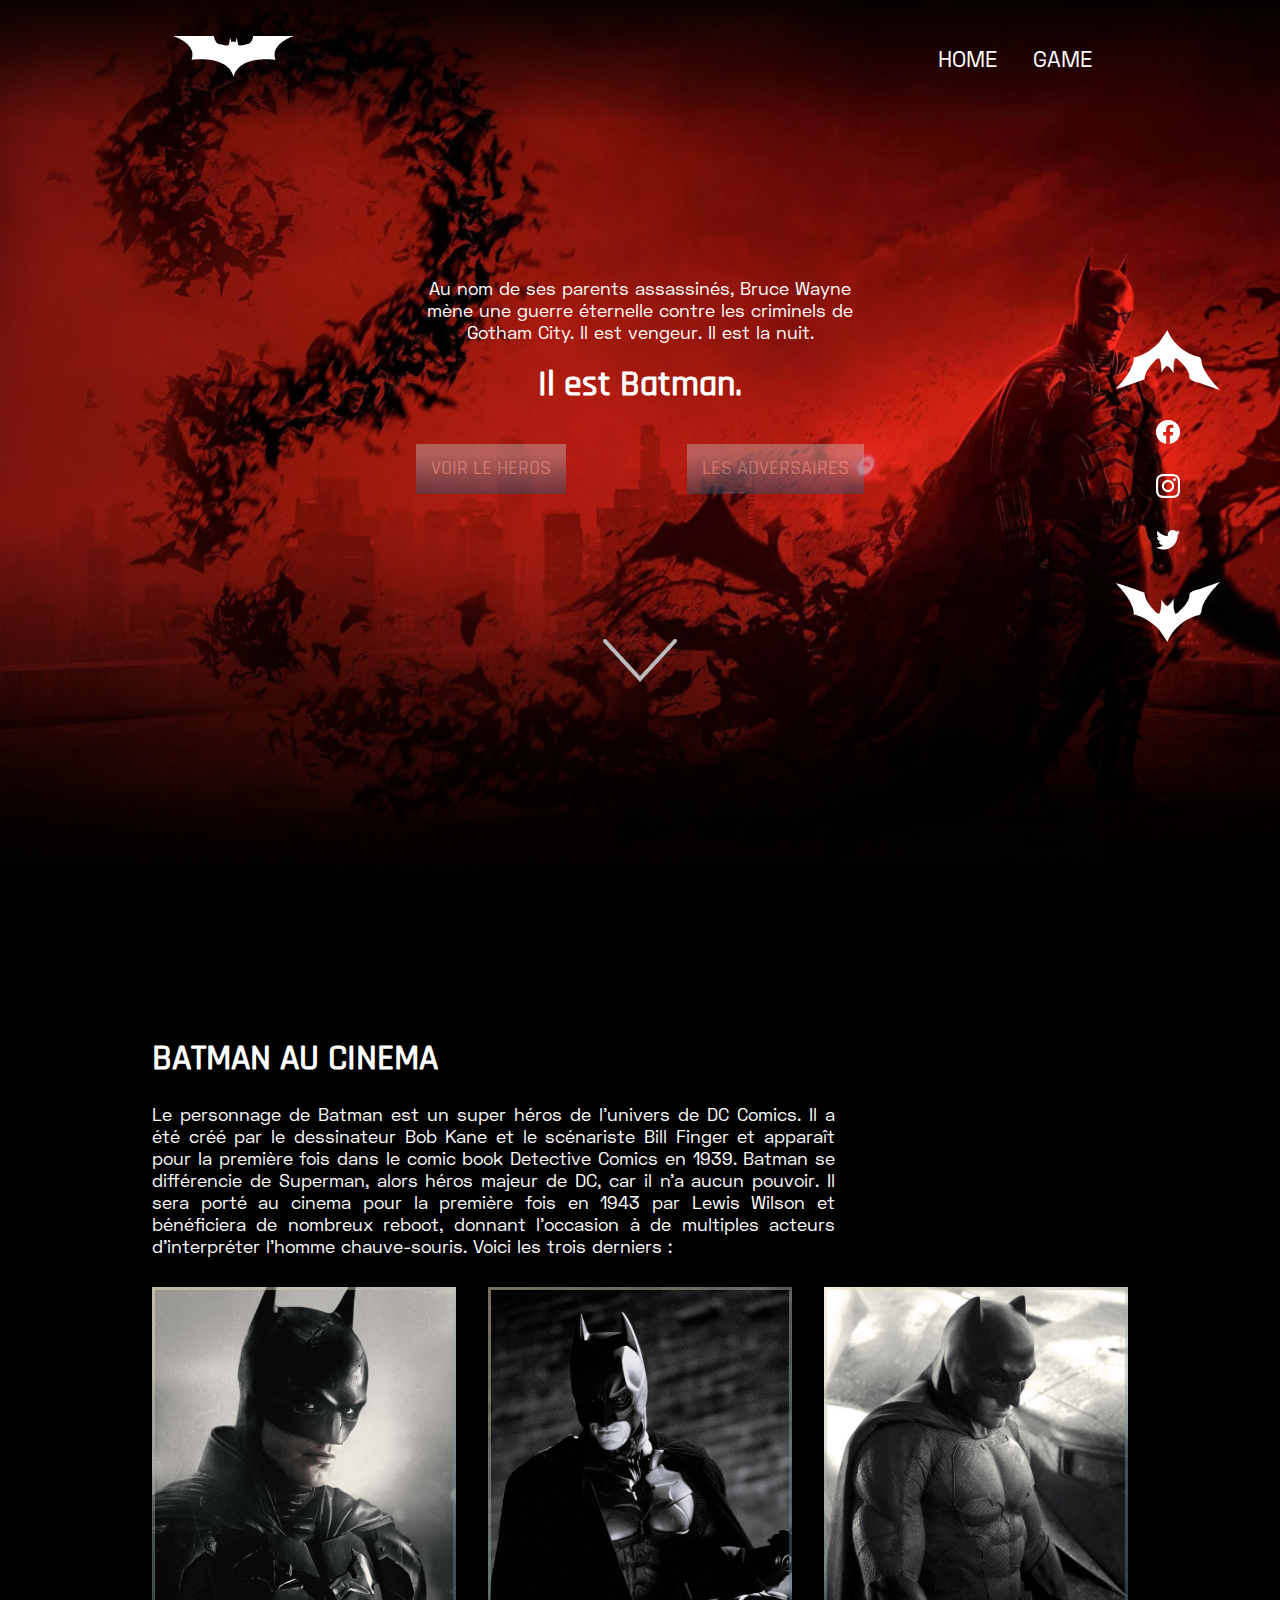
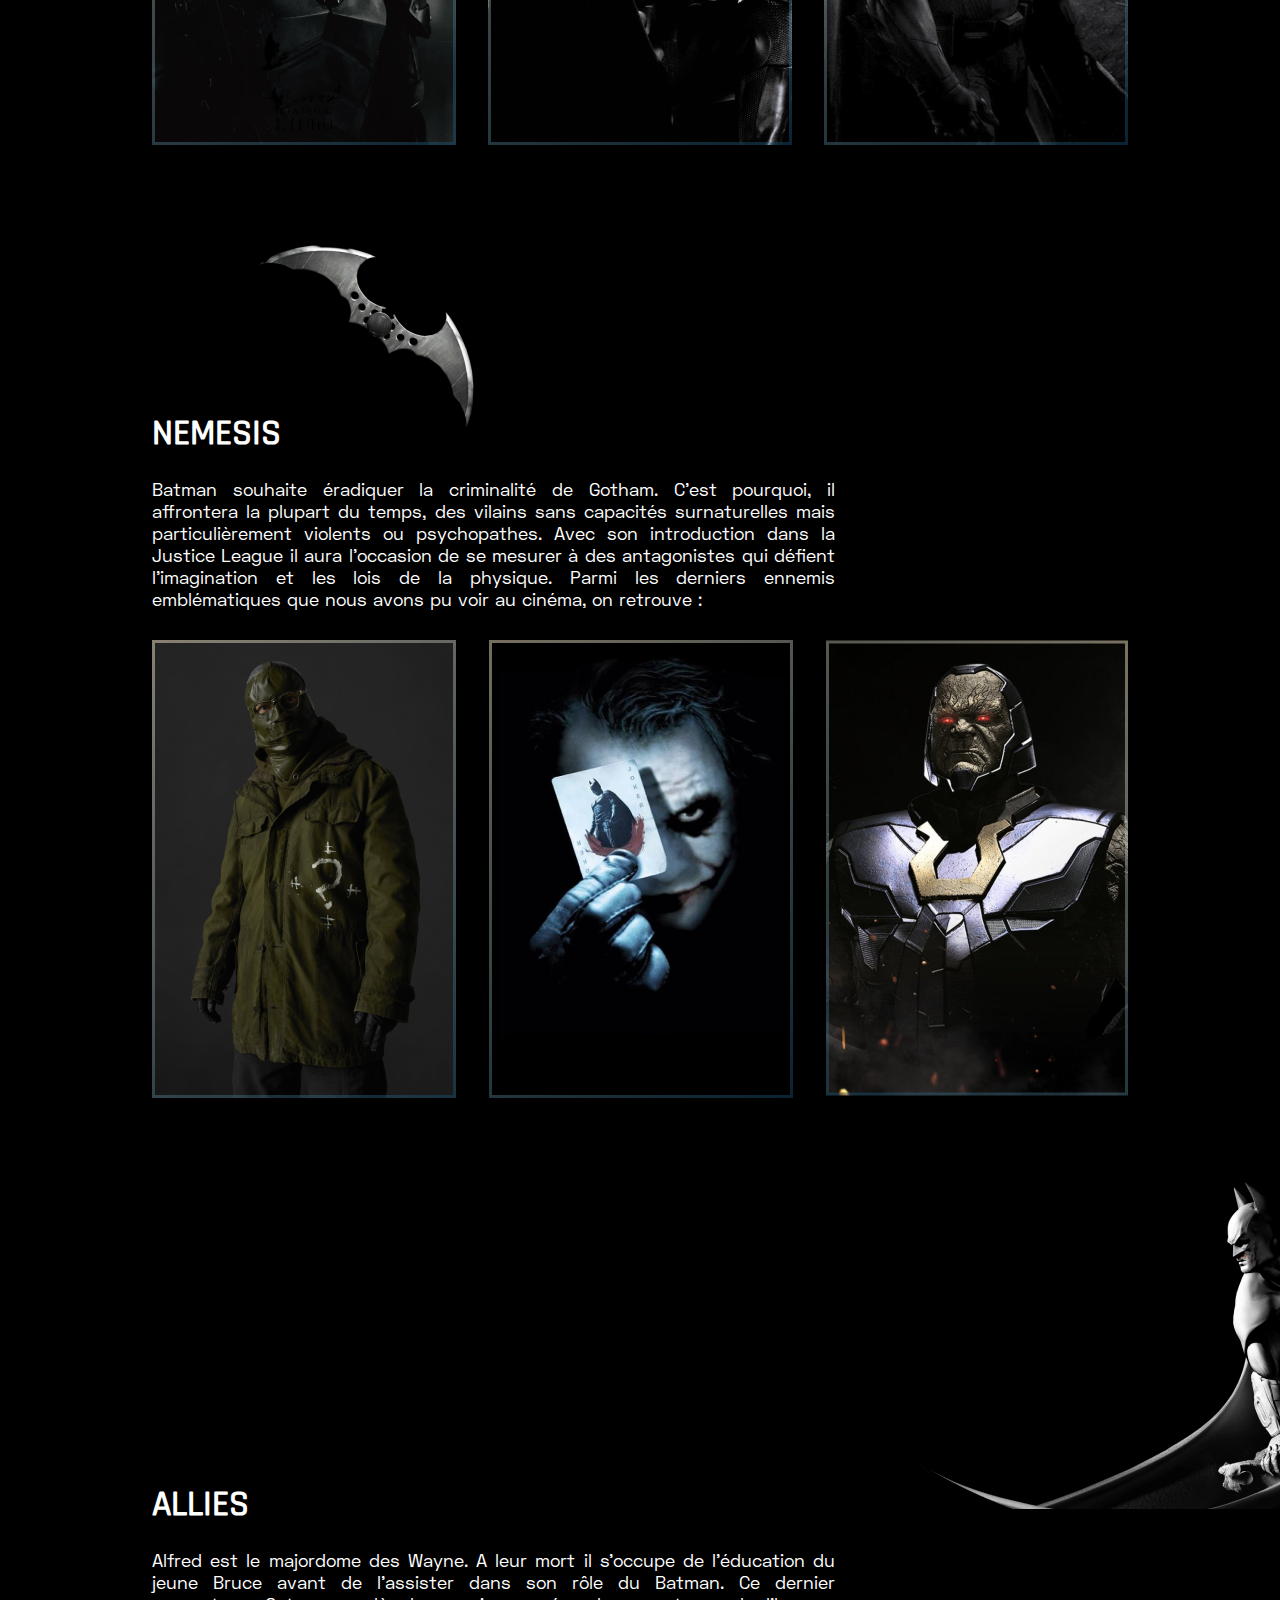
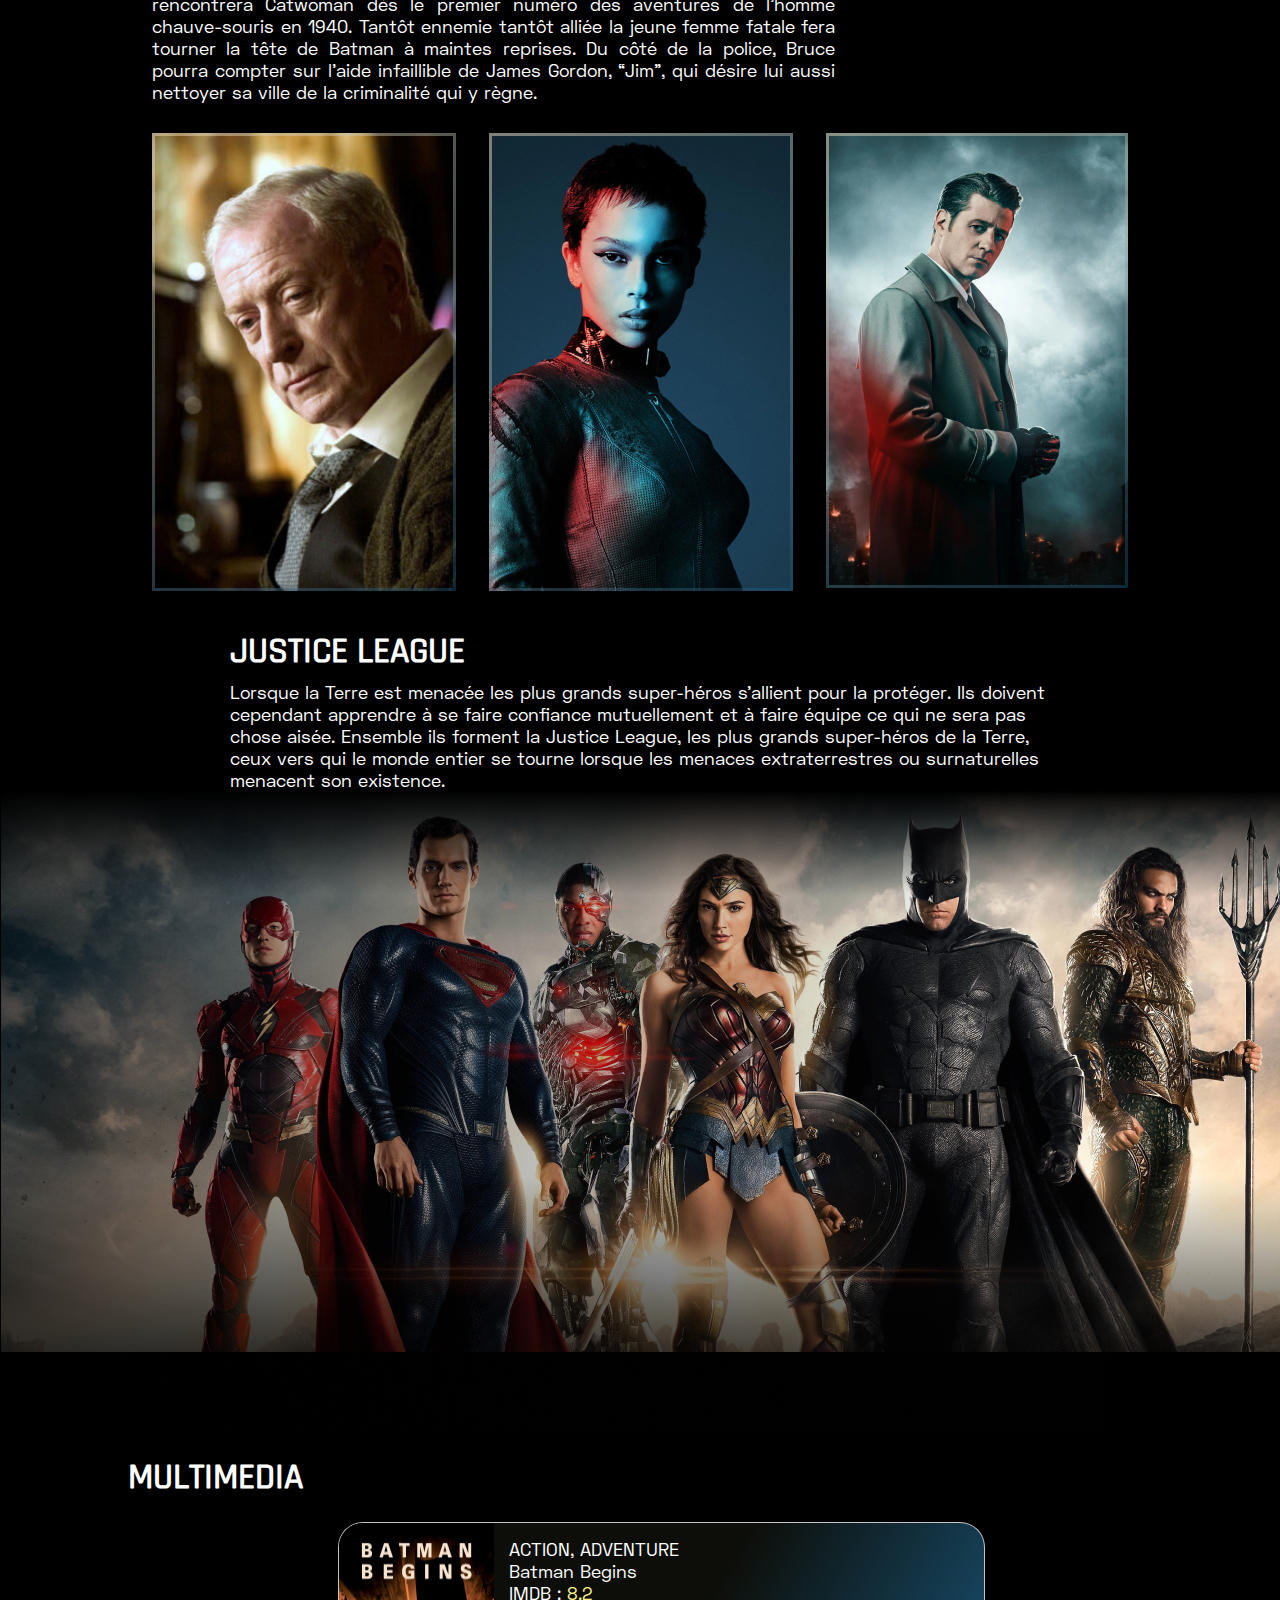
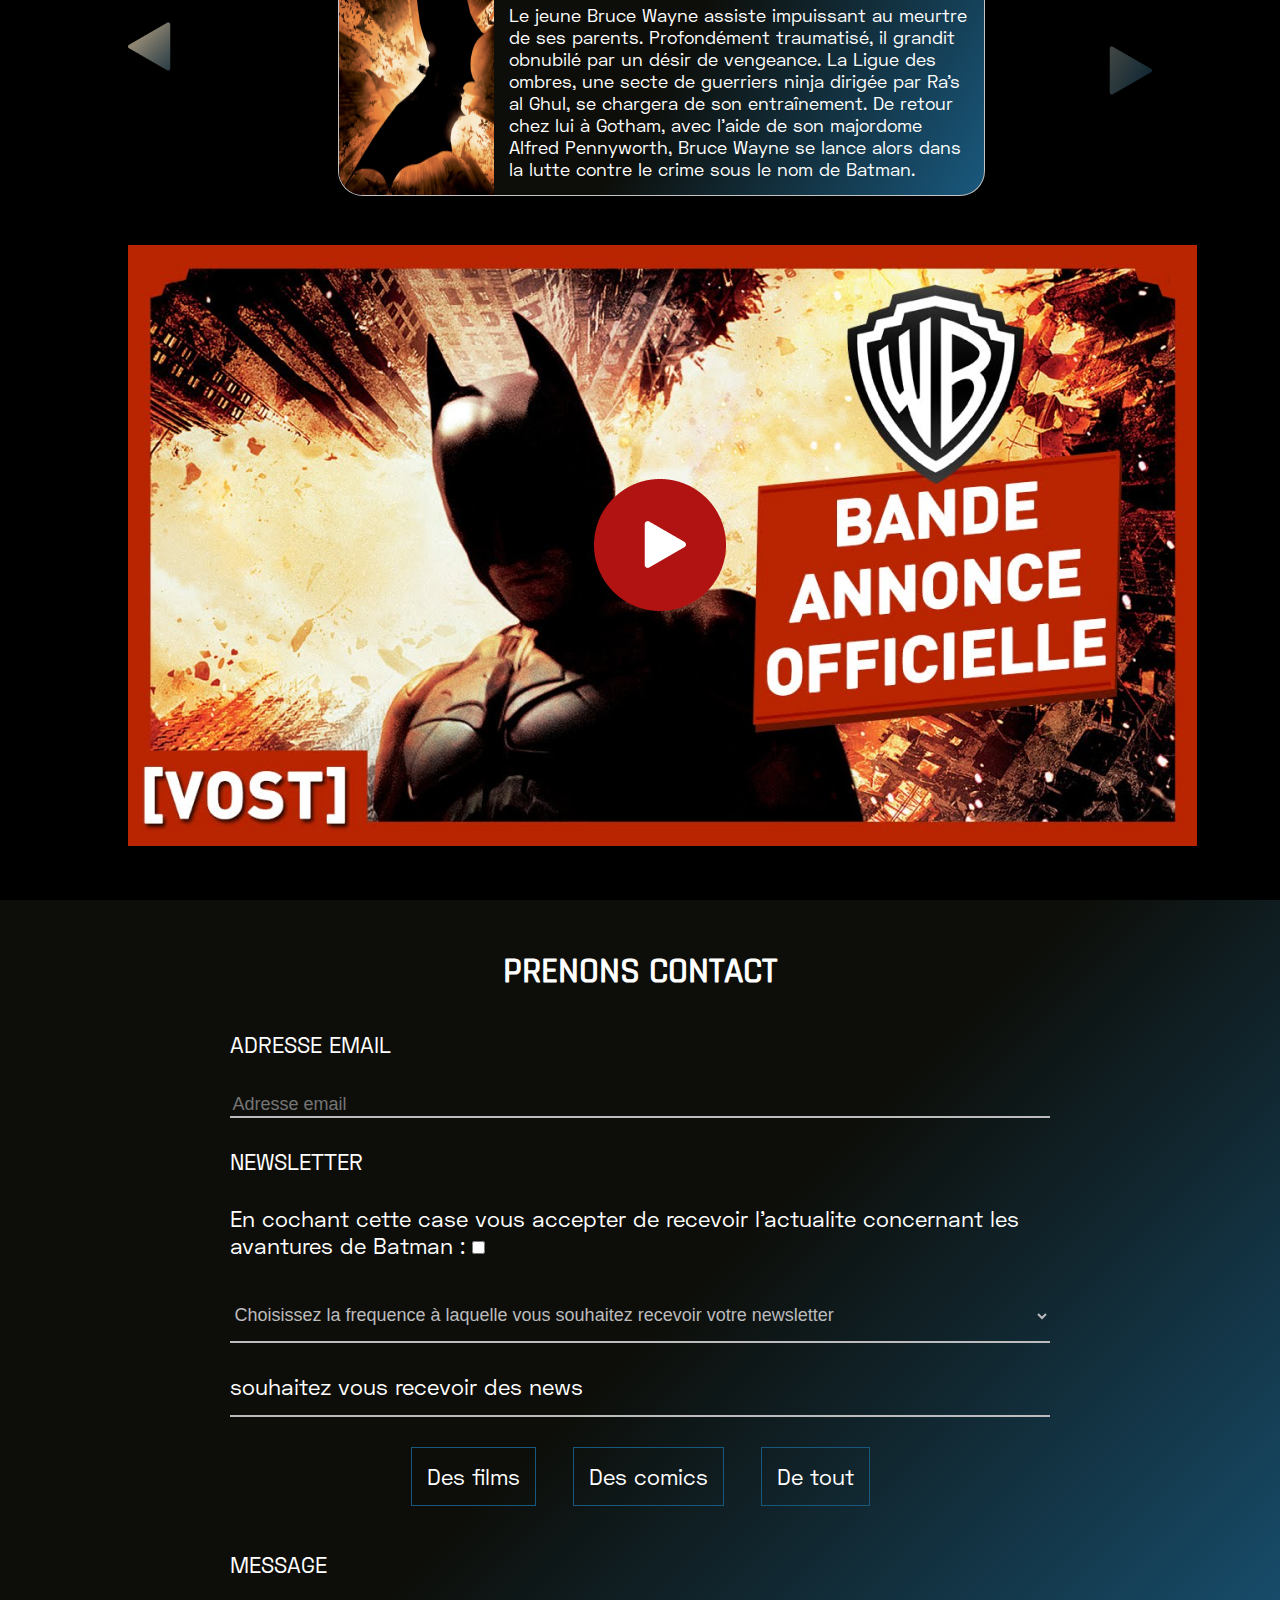
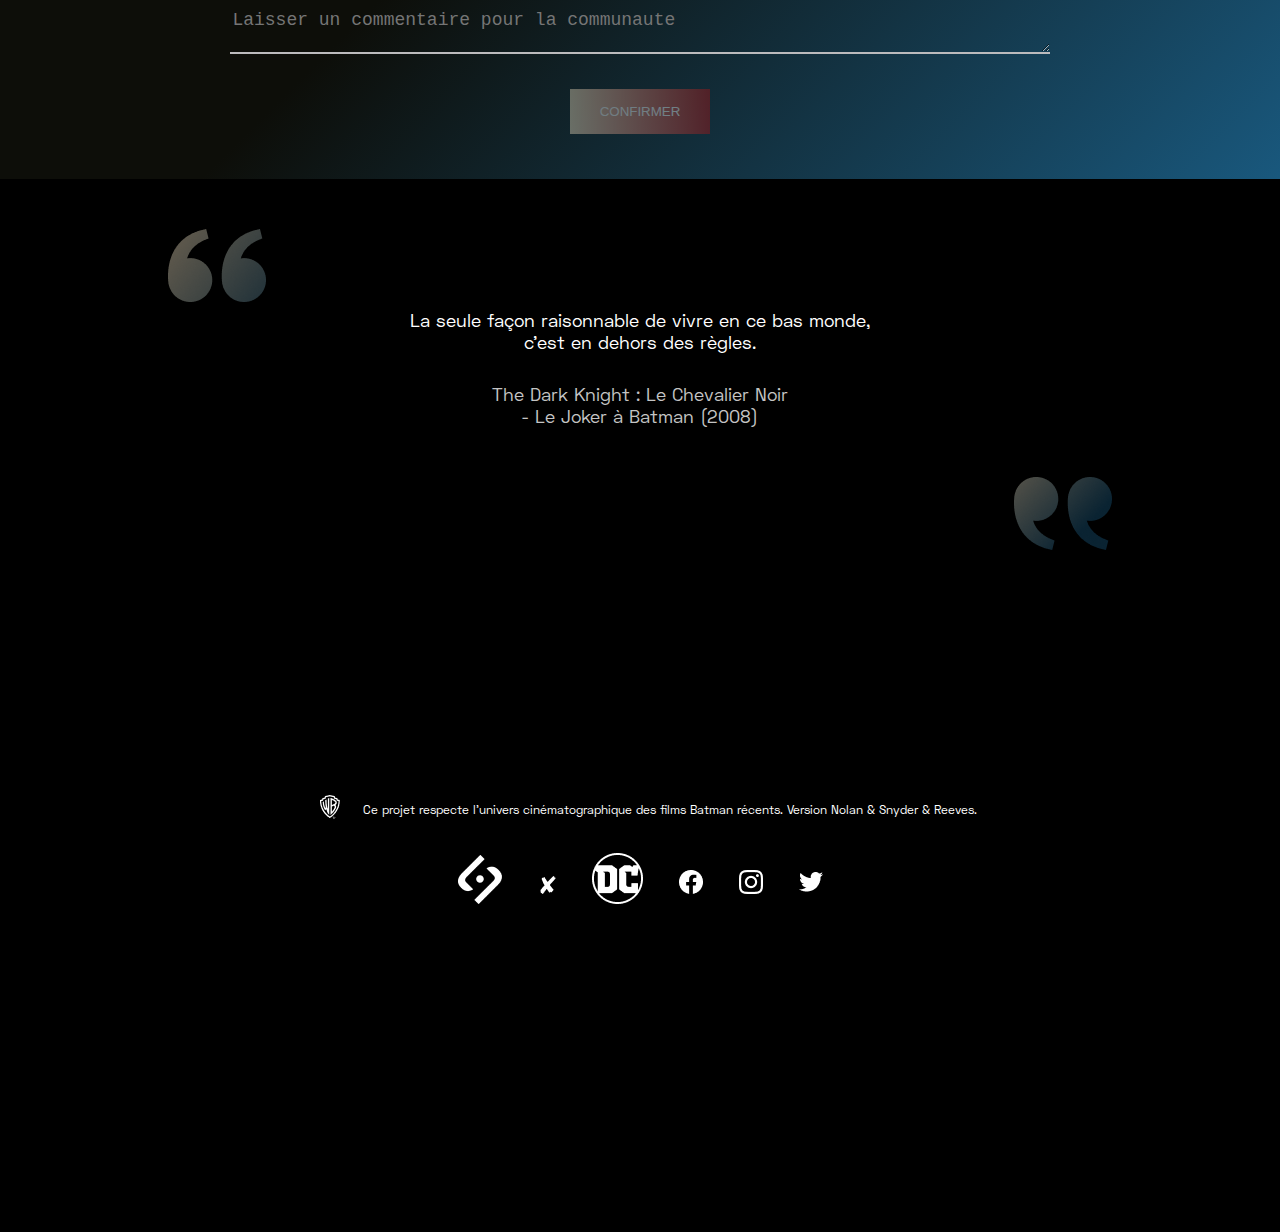
<file: index.html>
<!DOCTYPE html>
<html lang="fr">

<head>
    <meta charset="UTF-8">
    <meta http-equiv="X-UA-Compatible" content="IE=edge">
    <meta name="viewport" content="width=device-width, initial-scale=1.0">
    <title>Batman | Home</title>
    <link rel="stylesheet" href="./Styles/main.css">
</head>

<body>

    <!-- HEADER -->
    <header>
        <div class="container">
            <nav>
                <div>
                    <a href="#"><img src="Assets/Logos/logohome.png" alt="logo"></a>
                </div>
                <ul>
                    <li><a href="index.html">HOME</a></li>
                    <li><a href="game.html">GAME</a></li>
                </ul>
            </nav>
        </div>
    </header>

    <!-- MAIN -->
    <main>

        <!-- SOCIAL FIXE -->
        <div class="social">
            <a href="#"><img src="Assets/Logos/logo_bat_flèche.png" alt="fleche_bat_haut"></a>
            <a href="#"><img src="Assets/Logos/icon_facebook.png" alt="icon_facebook"></a>
            <a href="#"><img src="Assets/Logos/icon_ig.png" alt="icon_instagram"></a>
            <a href="#"><img src="Assets/Logos/icon_tw.png" alt="icon_twitter"></a>
            <a href="#"><img src="Assets/Logos/logo_bat_flèche_2.png" alt="fleche_bat_bas"></a>
        </div>

        <!-- HEROS -->
        <section id="hero">
            <div class="container">
                <p>Au nom de ses parents assassinés, Bruce Wayne mène une guerre éternelle contre les criminels de Gotham City. Il est vengeur. Il est la nuit.</p>
                <h2>Il est Batman.</h2>
                <div class="button">
                    <a href="#batman"><button>VOIR LE HEROS</button></a>
                    <a href="#nemesis"><button>LES ADVERSAIRES</button></a>
                </div>
                <img src="Assets/Logos/flèche_down_header.png" alt="fleche_bas">
            </div>
        </section>

        <!-- BATMAN AU CINEMA -->
        <section id="batman">
            <div class="container">
                <h2>BATMAN AU CINEMA</h2>
                <p>Le personnage de Batman est un super héros de l’univers de DC Comics. Il a été créé par le dessinateur Bob Kane et le scénariste Bill Finger et apparaît pour la première fois dans le comic book Detective Comics en 1939. Batman se différencie
                    de Superman, alors héros majeur de DC, car il n’a aucun pouvoir. Il sera porté au cinema pour la première fois en 1943 par Lewis Wilson et bénéficiera de nombreux reboot, donnant l’occasion à de multiples acteurs d’interpréter l’homme
                    chauve-souris. Voici les trois derniers :
                </p>
                <div class="card">
                    <div>
                        <img src="Assets/Illustrations/Home/Bathome2.png" alt="bat_robert">
                    </div>
                    <div>
                        <img src="Assets/Illustrations/Home/Bathome3.png" alt="bat_christian">
                    </div>
                    <div>
                        <img src="Assets/Illustrations/Home/Bathome4.png" alt="bat_ben">
                    </div>
                </div>
            </div>
        </section>

        <!-- NEMESIS -->
        <section id="nemesis">
            <div class="container">
                <img src="Assets/Illustrations/Home/Bathome13.png" alt="bat_shuriken" class="shuriken">
                <h2>NEMESIS</h2>
                <p>Batman souhaite éradiquer la criminalité de Gotham. C’est pourquoi, il affrontera la plupart du temps, des vilains sans capacités surnaturelles mais particulièrement violents ou psychopathes. Avec son introduction dans la Justice League
                    il aura l’occasion de se mesurer à des antagonistes qui défient l’imagination et les lois de la physique. Parmi les derniers ennemis emblématiques que nous avons pu voir au cinéma, on retrouve :
                </p>
                <div class="card">
                    <div>
                        <img src="Assets/Illustrations/Home/Bathome5.png" alt="riddler">
                    </div>
                    <div>
                        <img src="Assets/Illustrations/Home/Bathome6.png" alt="Joker">
                    </div>
                    <div>
                        <img src="Assets/Illustrations/Home/Bathome7.png" alt="darkseid">
                    </div>
                </div>
            </div>
        </section>

        <!-- ALLIES -->
        <section id="allies">
            <div class="container">
                <img src="Assets/Illustrations/Home/Bathome12.png" alt="bat_shuriken" class="black_bat">
                <h2>ALLIES</h2>
                <p>Alfred est le majordome des Wayne. A leur mort il s’occupe de l’éducation du jeune Bruce avant de l’assister dans son rôle du Batman. Ce dernier rencontrera Catwoman dès le premier numéro des aventures de l’homme chauve-souris en 1940.
                    Tantôt ennemie tantôt alliée la jeune femme fatale fera tourner la tête de Batman à maintes reprises. Du côté de la police, Bruce pourra compter sur l’aide infaillible de James Gordon, “Jim”, qui désire lui aussi nettoyer sa ville
                    de la criminalité qui y règne.
                </p>
                <div class="card">
                    <div>
                        <img src="Assets/Illustrations/Home/Bathome9.png" alt="alfred">
                    </div>
                    <div>
                        <img src="Assets/Illustrations/Home/Bathome8.png" alt="catwoman">
                    </div>
                    <div>
                        <img src="Assets/Illustrations/Home/Bathome10.png" alt="james">
                    </div>
                </div>
            </div>
        </section>

        <!-- JUSTICE LEAGUE -->
        <section id="league">
            <div class="container">
                <h2>JUSTICE LEAGUE</h2>
                <p>Lorsque la Terre est menacée les plus grands super-héros s’allient pour la protéger. Ils doivent cependant apprendre à se faire confiance mutuellement et à faire équipe ce qui ne sera pas chose aisée. Ensemble ils forment la Justice League,
                    les plus grands super-héros de la Terre, ceux vers qui le monde entier se tourne lorsque les menaces extraterrestres ou surnaturelles menacent son existence.
                </p>
            </div>
            <img src="Assets/Illustrations/Home/Bathome11.png" alt="league">
        </section>

        <!-- MULTIMEDIA -->
        <section id="multimedia">
            <div class="container">
                <h2>MULTIMEDIA</h2>
                <img src="Assets/Logos/icon_flèche_1.png" alt="fleche_gauche">
                <div class="annonce">
                    <img src="Assets/Illustrations/Home/Bathome_ba1.png" alt="begins_bat">
                    <div>
                        <p>ACTION, ADVENTURE</p>
                        <p>Batman Begins</p>
                        <p>IMDB : <span>8.2</span></p>
                        <p>Le jeune Bruce Wayne assiste impuissant au meurtre de ses parents. Profondément traumatisé, il grandit obnubilé par un désir de vengeance. La Ligue des ombres, une secte de guerriers ninja dirigée par Ra's al Ghul, se chargera
                            de son entraînement. De retour chez lui à Gotham, avec l'aide de son majordome Alfred Pennyworth, Bruce Wayne se lance alors dans la lutte contre le crime sous le nom de Batman.
                        </p>
                    </div>
                </div>
                <img src="Assets/Logos/icon_flèche_2.png" alt="fleche_droite">
            </div>
            <div class="container">
                <img src="Assets/Illustrations/Home/Bathome_ba2.png" alt="bande_annonce">
            </div>
        </section>

        <!-- CONTACT -->
        <section id="contact">
            <div class="container">
                <h2>PRENONS CONTACT</h2>
                <form action="" method="post">
                    <p><label>ADRESSE EMAIL</label></p>
                    <p><input type="mail" name="email" placeholder="Adresse email" required class="saisi"></p>
                    <p><label>NEWSLETTER</label></p>
                    <p><label for="newsletter">En cochant cette case vous accepter de recevoir l'actualite concernant les avantures de Batman : </label><input type="checkbox" name="newsletter" id="newsletter" required></p>
                    <p>
                        <select class="saisi" required>
                            <option>Choisissez la frequence à laquelle vous souhaitez recevoir votre newsletter</option>
                            <option>Une fois par semaine</option>
                            <option>Une fois toutes les deux semaines (2 fois par semaine)</option>
                            <option>Une fois par mois</option>
                            <option>Une fois tous les trois mois</option>
                            <option>Une fois tous les six mois</option>
                        </select>
                    </p>
                    <p style="border-bottom: 2px solid #BCBBBD;"><label>souhaitez vous recevoir des news</label></p>
                    <p style="text-align: center;">
                        <!-- <input type="button" name="news" id="film" value="Des films">
                        <input type="button" name="news" id="comic" value="Des comics">
                        <input type="button" name="news" id="tout" value="De tout"> -->
                        <input type="radio" name="new" id="film"><label for="film">Des films</label>
                        <input type="radio" name="new" id="comic"><label for="comic">Des comics</label>
                        <input type="radio" name="new" id="tout"><label for="tout">De tout</label>
                    </p>
                    <p><label>MESSAGE</label></p>
                    <p><textarea placeholder="Laisser un commentaire pour la communaute" class="saisi"></textarea></p>
                    <p style="text-align: center;">
                        <input type="submit" name="valid" value="CONFIRMER">
                    </p>
                </form>
                </form>
            </div>
        </section>

        <!-- CITATION -->
        <section id="citation">
            <div class="container">
                <img src="Assets/Logos/icon_guillemets_1.png" alt="guillement-gauche">
                <div>
                    <p>La seule façon raisonnable de vivre en ce bas monde, c'est en dehors des règles.</p>
                    <p class="auteur">The Dark Knight : Le Chevalier Noir - Le Joker à Batman (2008)</p>
                </div>
                <img src="Assets/Logos/icon_guillemets_2.png" alt="guillement-droite">
            </div>
        </section>

    </main>

    <!-- FOOTER -->
    <footer>
        <div class="container">
            <img src="Assets/Logos/icon_WB.png" alt="logo_wb">
            <span>Ce projet respecte l’univers cinématographique des films Batman récents. Version Nolan & Snyder & Reeves.</span>
        </div>
        <div class="container">
            <img src="Assets/Logos/logo_sayna_white.png" alt="logo_sayna">
            <img src="Assets/Logos/icon_x.png" alt="logo_x">
            <img src="Assets/Logos/icon_DC.png" alt="logo_dc">
            <img src="Assets/Logos/icon_facebook.png" alt="logo_fb">
            <img src="Assets/Logos/icon_ig.png" alt="logo_ig">
            <img src="Assets/Logos/icon_tw.png" alt="logo_tw">
        </div>
    </footer>


    <!-- SCRIPT -->
    <script src="https://cdnjs.cloudflare.com/ajax/libs/jquery/3.6.0/jquery.min.js" integrity="sha512-894YE6QWD5I59HgZOGReFYm4dnWc1Qt5NtvYSaNcOP+u1T9qYdvdihz0PPSiiqn/+/3e7Jo4EaG7TubfWGUrMQ==" crossorigin="anonymous" referrerpolicy="no-referrer"></script>
    <script src="Script/game/game.js"></script>
    <script src="Script/game/script.js"></script>
</body>

</html>
</file>
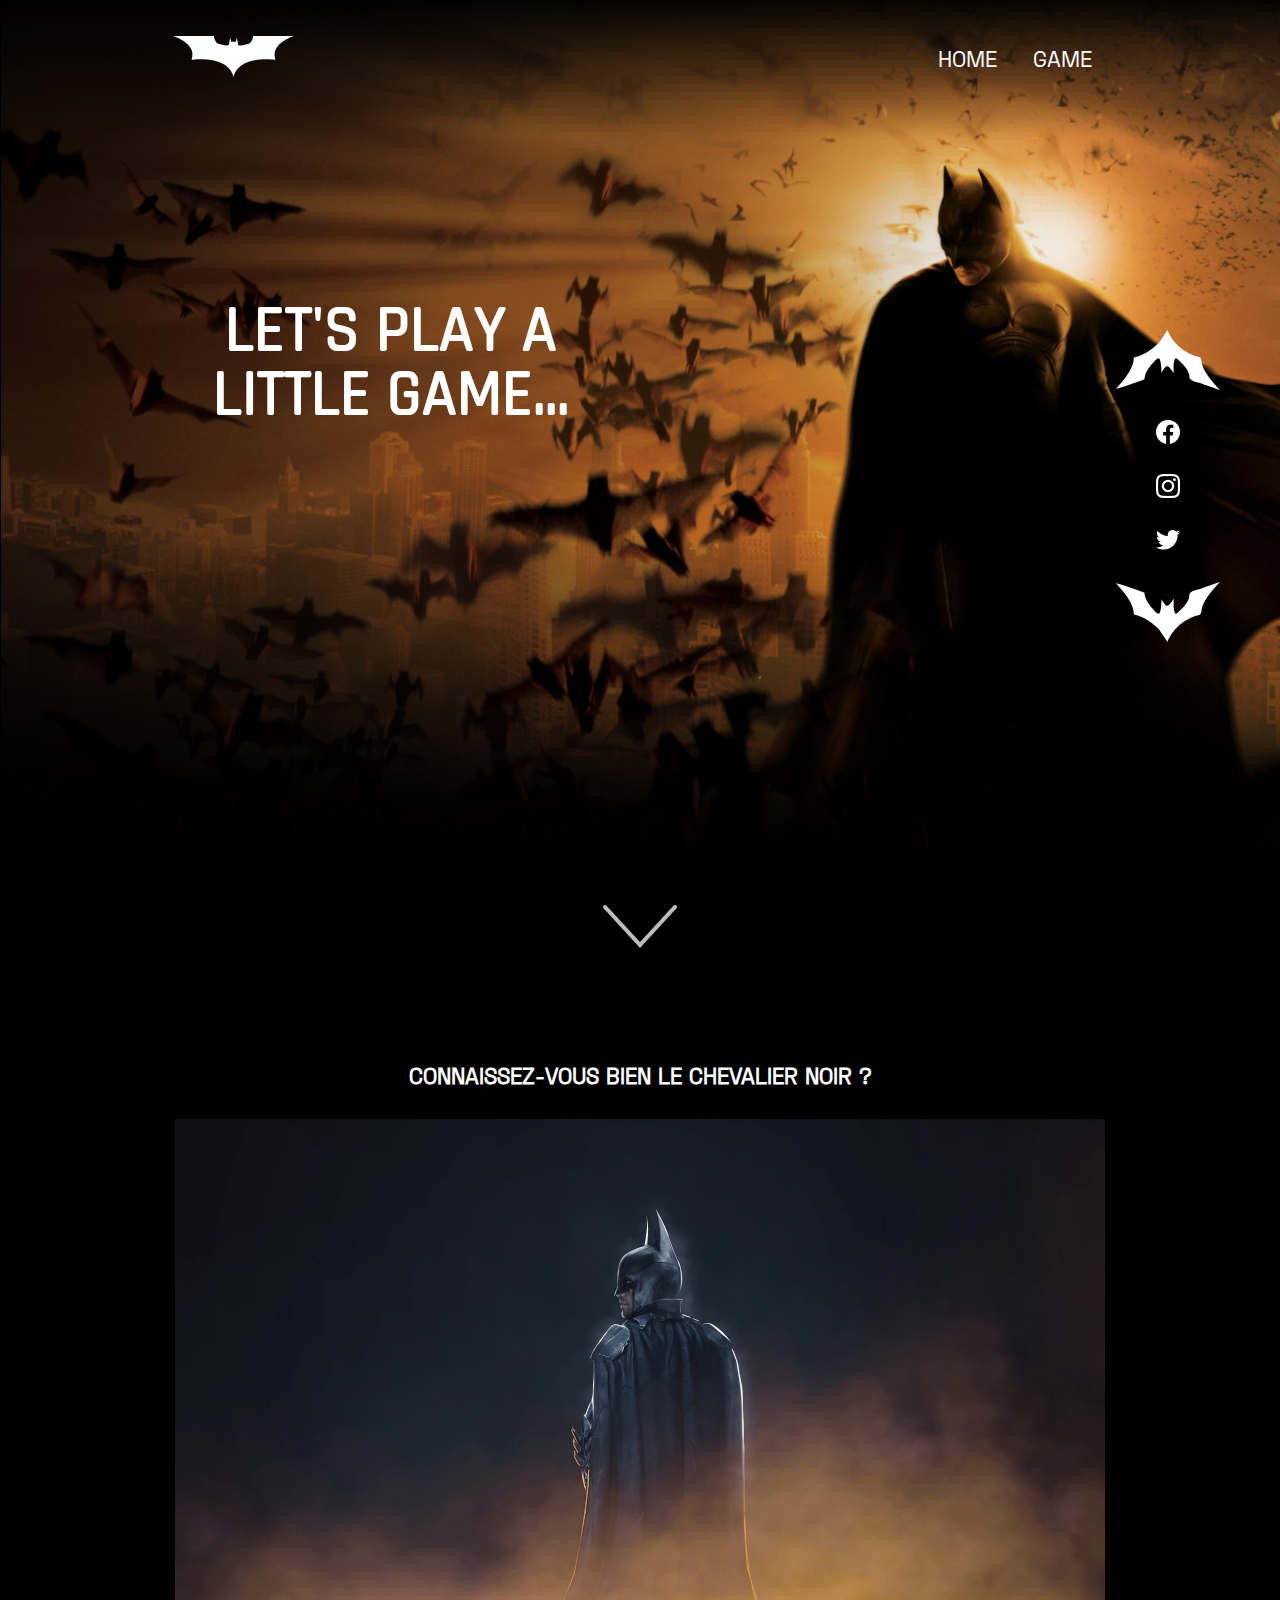
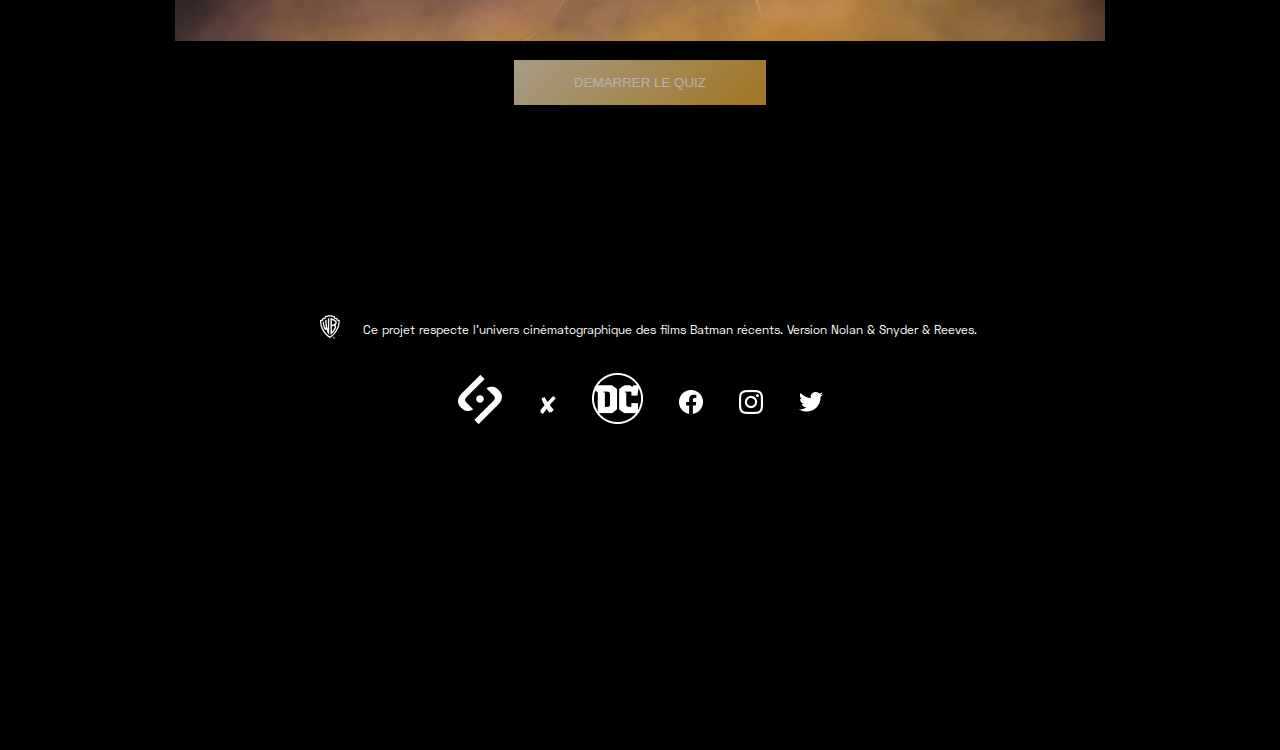
<file: game.html>
<!DOCTYPE html>
<html lang="fr">

<head>
    <meta charset="UTF-8">
    <meta http-equiv="X-UA-Compatible" content="IE=edge">
    <meta name="viewport" content="width=device-width, initial-scale=1.0">
    <title>Batman | Game</title>
    <link rel="stylesheet" href="./Styles/main.css">
</head>

<body>

    <!-- HEADER -->
    <header>
        <div class="container">
            <nav>
                <div>
                    <a href="#"><img src="Assets/Logos/logohome.png" alt="logo"></a>
                </div>
                <ul>
                    <li><a href="index.html">HOME</a></li>
                    <li><a href="game.html">GAME</a></li>
                </ul>
            </nav>
        </div>
    </header>

    <!-- MAIN -->
    <main>

        <!-- SOCIAL FIXE -->
        <div class="social">
            <a href="#"><img src="Assets/Logos/logo_bat_flèche.png" alt="fleche_bat_haut"></a>
            <a href="#"><img src="Assets/Logos/icon_facebook.png" alt="icon_facebook"></a>
            <a href="#"><img src="Assets/Logos/icon_ig.png" alt="icon_instagram"></a>
            <a href="#"><img src="Assets/Logos/icon_tw.png" alt="icon_twitter"></a>
            <a href="#"><img src="Assets/Logos/logo_bat_flèche_2.png" alt="fleche_bat_bas"></a>
        </div>

        <!-- HEROS -->
        <section id="hero_game">
            <div class="container">
                <h2>let's play a little game...</h2>
                <img src="Assets/Logos/flèche_down_header.png" alt="fleche_bas">
            </div>
        </section>

        <!-- BeginQuestion -->
        <section id="begin">
            <div class="container">
                <div>
                    <h4>connaissez-vous bien le chevalier noir ?</h4>
                    <img src="Assets/Illustrations/Game/Batgame_2.png" alt="chevalier_noir">
                </div>
            </div>
        </section>

        <!-- Questionnaire -->
        <section id="quizz">
            <div class="container">
                <div class="numero">
                    <span id="numquest">1</span>
                    <span> / </span>
                    <span>10</span>
                </div>
                <div id="decor">
                    <p id="question">Quel est l'autre nom de l'Homme-Mystere?</p>
                    <form id="reponse">
                        <label id="reponse1"><input type="radio" name="reponse">Saphir</label>
                        <label id="reponse2"><input type="radio" name="reponse">Sphinx</label>
                        <label id="reponse3"><input type="radio" name="reponse">Joker</label>
                    </form>
                    <img src="Assets/Illustrations/Game/Batgame_6.png" alt="img1" id="i1">
                    <img src="Assets/Illustrations/Game/Batgame_5.png" alt="img2" id="i2">
                </div>
            </div>
        </section>

        <section id="button">
            <div class="container">
                <input type="button" value="Demarrer le quiz" id="valid">
            </div>
        </section>

    </main>

    <!-- FOOTER -->
    <footer>
        <div id="copy">
            <img src="Assets/Logos/icon_WB.png" alt="wb">
            <span>Ce projet respecte l’univers cinématographique des films Batman récents. Version Nolan & Snyder & Reeves.</span>
        </div>
        <div>
            <img src="Assets/Logos/logo_sayna_white.png" alt="logo_sayna">
            <img src="Assets/Logos/icon_x.png" alt="logo_x">
            <img src="Assets/Logos/icon_DC.png" alt="logo_dc">
            <img src="Assets/Logos/icon_facebook.png" alt="logo_fb">
            <img src="Assets/Logos/icon_ig.png" alt="logo_ig">
            <img src="Assets/Logos/icon_tw.png" alt="logo_tw">
        </div>
    </footer>

    <!-- SCRIPT -->
    <script src="https://cdnjs.cloudflare.com/ajax/libs/jquery/3.6.0/jquery.min.js" integrity="sha512-894YE6QWD5I59HgZOGReFYm4dnWc1Qt5NtvYSaNcOP+u1T9qYdvdihz0PPSiiqn/+/3e7Jo4EaG7TubfWGUrMQ==" crossorigin="anonymous" referrerpolicy="no-referrer"></script>
    <script src="Script/game/game.js"></script>
    <script src="Script/game/script.js"></script>
</body>

</html>
</file>
<file: Styles/main.css>
@font-face {
  font-family: "Rajdhani";
  src: url("../../Assets/Polices/rajdhani-medium.ttf") format("truetype");
}
@font-face {
  font-family: "Space Grotesk Regular";
  src: url("../../Assets/Polices/space-grotesk-regular.otf") format("opentype");
}
@font-face {
  font-family: "Space Grotesk Bold";
  src: url("../../Assets/Polices/space-grotesk-bold.otf") format("opentype");
}
* {
  margin: 0px;
  box-sizing: border-box;
}

body {
  background-color: #000000;
  color: #ffffff;
  font-family: "Space Grotesk Regular", Tahoma, sans-serif;
  font-size: 18px;
  overflow-x: hidden;
}

h2 {
  font-family: "Rajdhani", Verdana, sans-serif;
  padding: 10px 0px;
  margin: 15px 0px;
  font-size: 36px;
}

button {
  font-family: "Rajdhani", Verdana, sans-serif;
  font-size: 20px;
}

.container {
  width: 80%;
  margin: auto;
}

.card {
  display: flex;
  justify-content: space-between;
  margin: 30px 0px;
}
.card div {
  text-align: center;
}

header nav {
  display: flex;
  justify-content: space-between;
  align-items: center;
  padding: 30px 45px;
}
header div {
  display: block;
  z-index: 100;
}
header ul {
  display: block;
  z-index: 100;
}
header li {
  display: inline-block;
  list-style: none;
  padding: 15px;
}
header a {
  text-decoration: none;
  color: #ffffff;
  font-size: 22px;
}
header a:hover {
  text-decoration: underline;
}

@font-face {
  font-family: "Rajdhani";
  src: url("../../Assets/Polices/rajdhani-medium.ttf") format("truetype");
}
@font-face {
  font-family: "Space Grotesk Regular";
  src: url("../../Assets/Polices/space-grotesk-regular.otf") format("opentype");
}
@font-face {
  font-family: "Space Grotesk Bold";
  src: url("../../Assets/Polices/space-grotesk-bold.otf") format("opentype");
}
* {
  margin: 0px;
  box-sizing: border-box;
}

body {
  background-color: #000000;
  color: #ffffff;
  font-family: "Space Grotesk Regular", Tahoma, sans-serif;
  font-size: 18px;
  overflow-x: hidden;
}

h2 {
  font-family: "Rajdhani", Verdana, sans-serif;
  padding: 10px 0px;
  margin: 15px 0px;
  font-size: 36px;
}

button {
  font-family: "Rajdhani", Verdana, sans-serif;
  font-size: 20px;
}

.container {
  width: 80%;
  margin: auto;
}

.card {
  display: flex;
  justify-content: space-between;
  margin: 30px 0px;
}
.card div {
  text-align: center;
}

.social {
  position: fixed;
  top: 300px;
  right: 0px;
  z-index: 100;
}
.social img {
  display: block;
  margin: 30px 60px;
}
.social img[alt*=icon] {
  margin-left: 100px;
}

@font-face {
  font-family: "Rajdhani";
  src: url("../../Assets/Polices/rajdhani-medium.ttf") format("truetype");
}
@font-face {
  font-family: "Space Grotesk Regular";
  src: url("../../Assets/Polices/space-grotesk-regular.otf") format("opentype");
}
@font-face {
  font-family: "Space Grotesk Bold";
  src: url("../../Assets/Polices/space-grotesk-bold.otf") format("opentype");
}
* {
  margin: 0px;
  box-sizing: border-box;
}

body {
  background-color: #000000;
  color: #ffffff;
  font-family: "Space Grotesk Regular", Tahoma, sans-serif;
  font-size: 18px;
  overflow-x: hidden;
}

h2 {
  font-family: "Rajdhani", Verdana, sans-serif;
  padding: 10px 0px;
  margin: 15px 0px;
  font-size: 36px;
}

button {
  font-family: "Rajdhani", Verdana, sans-serif;
  font-size: 20px;
}

.container {
  width: 80%;
  margin: auto;
}

.card {
  display: flex;
  justify-content: space-between;
  margin: 30px 0px;
}
.card div {
  text-align: center;
}

footer {
  padding: 20vh 0px;
  height: 70vh;
}
footer div {
  text-align: center;
}
footer span {
  font-size: 12px;
  position: relative;
  top: -20px;
}
footer img {
  margin: 15px;
}
footer img[alt=logo_x],
footer img[alt=logo_fb],
footer img[alt=logo_tw],
footer img[alt=logo_ig] {
  position: relative;
  top: -10px;
}

#hero {
  background-image: url("../../Assets/Illustrations/Home/Bathome1.png");
  background-repeat: no-repeat;
  background-position: 0%;
  background-size: cover;
  position: relative;
  top: -140px;
  min-height: 900px;
}
#hero .container {
  width: 35%;
  margin: auto;
  text-align: center;
  position: relative;
  top: 300px;
}
#hero .button {
  display: flex;
  justify-content: space-between;
  align-items: center;
}
#hero button {
  margin: 15px 0px;
  padding: 15px;
  background: linear-gradient(180deg, #c4c4c4 20%, #19587d);
  opacity: 40%;
  color: #ffffff;
  border: none;
  cursor: pointer;
}
#hero button:hover {
  background: linear-gradient(180deg, #c4c4c4 20%, #19587d);
  opacity: 100%;
}
#hero img {
  position: relative;
  top: 130px;
}

#batman {
  padding: 0px 30px;
}
#batman p {
  width: 70%;
  text-align: justify;
}

#nemesis {
  padding: 0px 30px;
}
#nemesis p {
  width: 70%;
  text-align: justify;
}
#nemesis .shuriken {
  position: relative;
  left: 100px;
  top: 50px;
}

#allies {
  padding: 0px 30px;
}
#allies p {
  width: 70%;
  text-align: justify;
}
#allies .black_bat {
  position: relative;
  right: -750px;
  top: 50px;
}

#league h2,
#league p {
  width: 80%;
  margin: auto;
}

#multimedia .annonce {
  display: flex;
  justify-content: center;
}
#multimedia .annonce img {
  border-top: 1px solid #c4c4c4;
  border-left: 1px solid #c4c4c4;
  border-bottom: 1px solid #c4c4c4;
  border-radius: 25px 0px 0px 25px;
}
#multimedia .annonce div {
  width: 50%;
  padding: 15px;
  background: linear-gradient(120deg, #0d0e09 40%, #19587d);
  border-top: 1px solid #c4c4c4;
  border-right: 1px solid #c4c4c4;
  border-bottom: 1px solid #c4c4c4;
  border-radius: 0px 25px 25px 0px;
}
#multimedia .annonce span {
  color: #f8f184;
}
#multimedia img[alt*=gauche] {
  float: left;
  position: relative;
  top: 100px;
}
#multimedia img[alt*=droite] {
  float: right;
  position: relative;
  top: -150px;
}

#contact {
  background: linear-gradient(135deg, #0d0e09 50%, #19587d 100%);
  margin: 50px 0px;
  padding: 30px 0px;
}
#contact h2 {
  text-align: center;
}
#contact form {
  width: 80%;
  margin: auto;
  font-size: 22px;
}
#contact form p {
  padding: 15px 0px;
}
#contact form select,
#contact form option {
  width: 100%;
  font-size: 18px;
  border-bottom: 2px solid #bcbbbd;
  color: #bcbbbd;
  padding: 15px 0px;
  background: none;
}
#contact form input[type=radio] {
  display: none;
}
#contact form label[for=film],
#contact form label[for=comic],
#contact form label[for=tout] {
  border: 1px solid #19587d;
  background: none;
  display: inline-block;
  color: #ffffff;
  padding: 15px;
  margin: 15px;
}
#contact form label[for=film]:hover,
#contact form label[for=comic]:hover,
#contact form label[for=tout]:hover {
  background: linear-gradient(135deg, #eddebf, #19587d);
  opacity: 100%;
}
#contact form input[type=submit] {
  margin: auto;
  padding: 15px 30px;
  border: none;
  background: linear-gradient(90deg, #eddebf, #b11313);
  opacity: 40%;
  color: #ffffff;
}
#contact form input[type=submit]:hover {
  opacity: 100%;
}
#contact form .saisi {
  width: 100%;
  font-size: 18px;
  border: none;
  border-bottom: 2px solid #bcbbbd;
  background: none;
}

#citation {
  display: flex;
  justify-content: space-around;
  margin: 50px 0px;
  padding: 50px 50px;
}
#citation div:not(div[class=container]) {
  width: 50%;
  margin: auto;
  text-align: center;
}
#citation div:not(div[class=container]) p {
  margin: 30px 0px;
}
#citation div:not(div[class=container]) .auteur {
  color: #c4c4c4;
  width: 65%;
  margin: auto;
}
#citation img[alt*=gauche] {
  float: left;
  position: relative;
  top: -50px;
}
#citation img[alt*=droite] {
  float: right;
  position: relative;
  top: 50px;
}

@font-face {
  font-family: "Rajdhani";
  src: url("../../Assets/Polices/rajdhani-medium.ttf") format("truetype");
}
@font-face {
  font-family: "Space Grotesk Regular";
  src: url("../../Assets/Polices/space-grotesk-regular.otf") format("opentype");
}
@font-face {
  font-family: "Space Grotesk Bold";
  src: url("../../Assets/Polices/space-grotesk-bold.otf") format("opentype");
}
* {
  margin: 0px;
  box-sizing: border-box;
}

body {
  background-color: #000000;
  color: #ffffff;
  font-family: "Space Grotesk Regular", Tahoma, sans-serif;
  font-size: 18px;
  overflow-x: hidden;
}

h2 {
  font-family: "Rajdhani", Verdana, sans-serif;
  padding: 10px 0px;
  margin: 15px 0px;
  font-size: 36px;
}

button {
  font-family: "Rajdhani", Verdana, sans-serif;
  font-size: 20px;
}

.container {
  width: 80%;
  margin: auto;
}

.card {
  display: flex;
  justify-content: space-between;
  margin: 30px 0px;
}
.card div {
  text-align: center;
}

header nav {
  display: flex;
  justify-content: space-between;
  align-items: center;
  padding: 30px 45px;
}
header div {
  display: block;
  z-index: 100;
}
header ul {
  display: block;
  z-index: 100;
}
header li {
  display: inline-block;
  list-style: none;
  padding: 15px;
}
header a {
  text-decoration: none;
  color: #ffffff;
  font-size: 22px;
}
header a:hover {
  text-decoration: underline;
}

@font-face {
  font-family: "Rajdhani";
  src: url("../../Assets/Polices/rajdhani-medium.ttf") format("truetype");
}
@font-face {
  font-family: "Space Grotesk Regular";
  src: url("../../Assets/Polices/space-grotesk-regular.otf") format("opentype");
}
@font-face {
  font-family: "Space Grotesk Bold";
  src: url("../../Assets/Polices/space-grotesk-bold.otf") format("opentype");
}
* {
  margin: 0px;
  box-sizing: border-box;
}

body {
  background-color: #000000;
  color: #ffffff;
  font-family: "Space Grotesk Regular", Tahoma, sans-serif;
  font-size: 18px;
  overflow-x: hidden;
}

h2 {
  font-family: "Rajdhani", Verdana, sans-serif;
  padding: 10px 0px;
  margin: 15px 0px;
  font-size: 36px;
}

button {
  font-family: "Rajdhani", Verdana, sans-serif;
  font-size: 20px;
}

.container {
  width: 80%;
  margin: auto;
}

.card {
  display: flex;
  justify-content: space-between;
  margin: 30px 0px;
}
.card div {
  text-align: center;
}

.social {
  position: fixed;
  top: 300px;
  right: 0px;
  z-index: 100;
}
.social img {
  display: block;
  margin: 30px 60px;
}
.social img[alt*=icon] {
  margin-left: 100px;
}

@font-face {
  font-family: "Rajdhani";
  src: url("../../Assets/Polices/rajdhani-medium.ttf") format("truetype");
}
@font-face {
  font-family: "Space Grotesk Regular";
  src: url("../../Assets/Polices/space-grotesk-regular.otf") format("opentype");
}
@font-face {
  font-family: "Space Grotesk Bold";
  src: url("../../Assets/Polices/space-grotesk-bold.otf") format("opentype");
}
* {
  margin: 0px;
  box-sizing: border-box;
}

body {
  background-color: #000000;
  color: #ffffff;
  font-family: "Space Grotesk Regular", Tahoma, sans-serif;
  font-size: 18px;
  overflow-x: hidden;
}

h2 {
  font-family: "Rajdhani", Verdana, sans-serif;
  padding: 10px 0px;
  margin: 15px 0px;
  font-size: 36px;
}

button {
  font-family: "Rajdhani", Verdana, sans-serif;
  font-size: 20px;
}

.container {
  width: 80%;
  margin: auto;
}

.card {
  display: flex;
  justify-content: space-between;
  margin: 30px 0px;
}
.card div {
  text-align: center;
}

footer {
  padding: 20vh 0px;
  height: 70vh;
}
footer div {
  text-align: center;
}
footer span {
  font-size: 12px;
  position: relative;
  top: -20px;
}
footer img {
  margin: 15px;
}
footer img[alt=logo_x],
footer img[alt=logo_fb],
footer img[alt=logo_tw],
footer img[alt=logo_ig] {
  position: relative;
  top: -10px;
}

#hero_game {
  background-image: url("../../Assets/Illustrations/Game/Batgame_1.png");
  background-repeat: no-repeat;
  background-position: 0%;
  background-size: cover;
  position: relative;
  top: -140px;
  min-height: 900px;
}
#hero_game .container {
  width: 35%;
  margin: auto;
  text-align: center;
  position: relative;
  top: 300px;
}
#hero_game h2 {
  width: 450px;
  text-transform: uppercase;
  position: relative;
  left: -250px;
  font-size: 64px;
}
#hero_game img {
  position: relative;
  top: 450px;
}

#begin .container {
  display: flex;
  flex-direction: column;
  justify-content: center;
  align-items: center;
}
#begin h4 {
  text-align: center;
  text-transform: uppercase;
  font-size: 22px;
  padding: 15px;
  margin: 15px;
}

#quizz {
  position: absolute;
  top: 200%;
  left: 450px;
  visibility: hidden;
}
#quizz .container {
  width: 600px;
}
#quizz .container .numero {
  font-weight: bold;
  font-size: 22px;
  position: relative;
  top: -125px;
  left: 125px;
}
#quizz .container #decor #reponse label {
  display: block;
  padding: 5px 15px;
  margin: 15px auto;
  width: 600px;
  background: #bcbbbd;
}
#quizz .container #decor #reponse label input {
  margin: 10px;
}
#quizz .container #decor img[alt=img1] {
  position: absolute;
  top: -35%;
  left: -350px;
}
#quizz .container #decor img[alt=img2] {
  position: absolute;
  top: 50%;
  left: 450px;
}

#button .container {
  display: flex;
}
#button input {
  margin: 15px auto;
  padding: 15px 60px;
  border: none;
  background: linear-gradient(135deg, #eddebf, #e7a730);
  opacity: 70%;
  color: #ffffff;
  text-transform: uppercase;
  cursor: pointer;
}
#button input:hover {
  opacity: 100%;
}
#button input:active {
  transform: scale(1.1);
}/*# sourceMappingURL=main.css.map */
</file>
